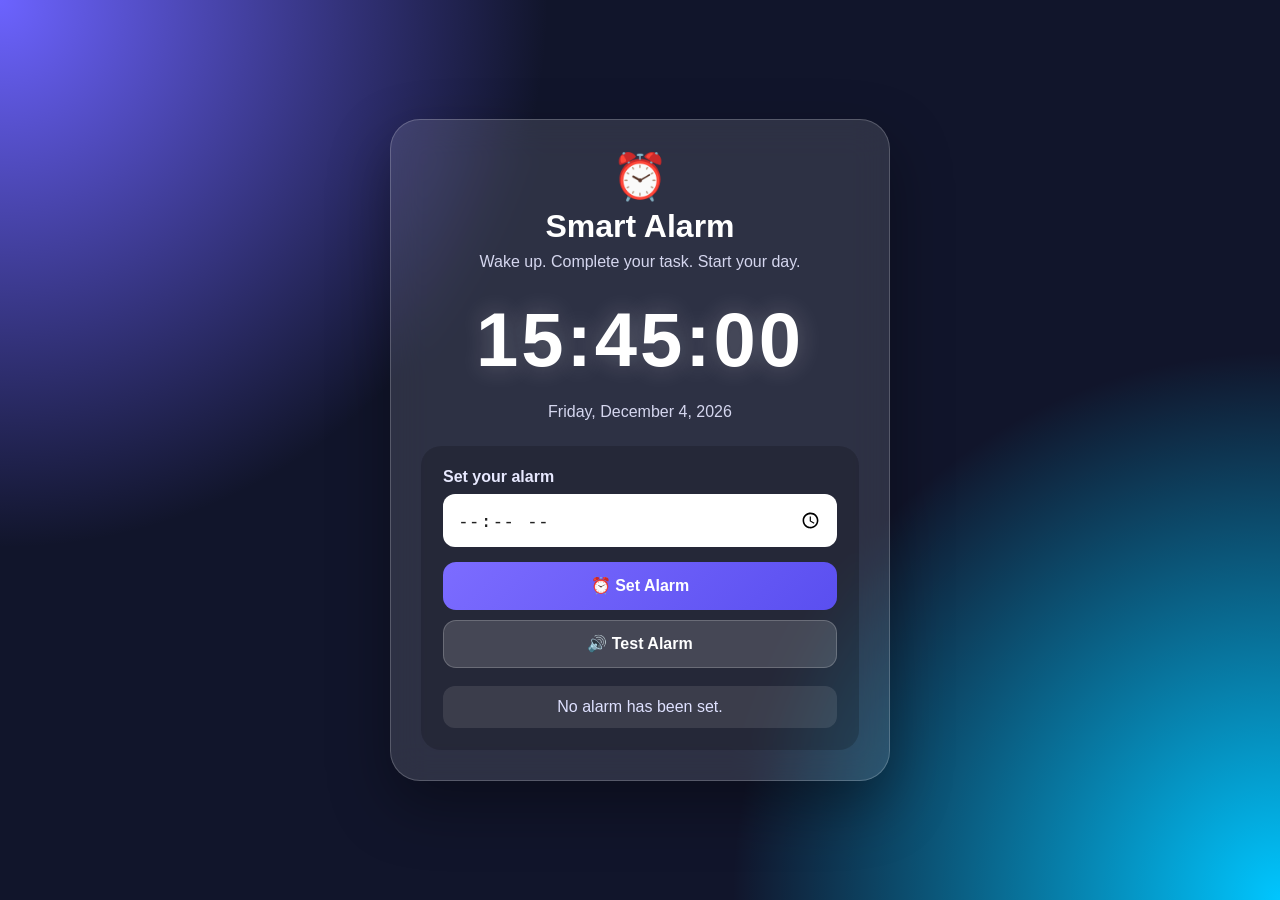
<file: queerwell/website.brain.html>
<!DOCTYPE html>
<html lang="en">

<head>
    <meta charset="UTF-8">
    <meta name="viewport" content="width=device-width, initial-scale=1.0">

    <title>Smart Alarm Clock</title>

    <style>
        * {
            box-sizing: border-box;
            margin: 0;
            padding: 0;
        }

        body {
            min-height: 100vh;
            font-family: Arial, sans-serif;
            display: flex;
            justify-content: center;
            align-items: center;
            padding: 20px;
            background:
                radial-gradient(circle at top left, #6c63ff, transparent 35%),
                radial-gradient(circle at bottom right, #00c6ff, transparent 35%),
                #11152b;
            color: white;
        }

        .app {
            width: 100%;
            max-width: 500px;
            background: rgba(255, 255, 255, 0.12);
            backdrop-filter: blur(18px);
            -webkit-backdrop-filter: blur(18px);
            border: 1px solid rgba(255, 255, 255, 0.2);
            border-radius: 30px;
            padding: 30px;
            box-shadow: 0 25px 60px rgba(0, 0, 0, 0.35);
            text-align: center;
        }

        .logo {
            font-size: 45px;
            margin-bottom: 5px;
        }

        h1 {
            font-size: 32px;
            margin-bottom: 8px;
        }

        .subtitle {
            color: #d5d7ef;
            margin-bottom: 25px;
        }

        .clock {
            font-size: clamp(48px, 15vw, 76px);
            font-weight: bold;
            letter-spacing: 3px;
            margin: 20px 0;
            text-shadow: 0 0 25px rgba(255, 255, 255, 0.25);
        }

        .date {
            color: #d5d7ef;
            margin-bottom: 25px;
        }

        .card {
            background: rgba(0, 0, 0, 0.18);
            border-radius: 20px;
            padding: 22px;
            margin-top: 20px;
        }

        label {
            display: block;
            text-align: left;
            margin-bottom: 8px;
            color: #e8e9ff;
            font-weight: bold;
        }

        input[type="time"],
        input[type="text"] {
            width: 100%;
            padding: 14px;
            border: none;
            border-radius: 12px;
            font-size: 18px;
            outline: none;
            margin-bottom: 15px;
            background: white;
            color: #222;
        }

        button {
            border: none;
            border-radius: 13px;
            padding: 13px 18px;
            font-size: 16px;
            font-weight: bold;
            cursor: pointer;
            transition: 0.2s ease;
            min-height: 48px;
        }

        button:hover {
            transform: translateY(-2px);
        }

        button:active {
            transform: scale(0.97);
        }

        .set-btn {
            width: 100%;
            background: linear-gradient(135deg, #7c6cff, #5a4ff0);
            color: white;
        }

        .test-btn {
            width: 100%;
            margin-top: 10px;
            background: rgba(255, 255, 255, 0.15);
            color: white;
            border: 1px solid rgba(255, 255, 255, 0.2);
        }

        .alarm-status {
            margin-top: 18px;
            padding: 12px;
            border-radius: 12px;
            background: rgba(255, 255, 255, 0.1);
            color: #dfe1ff;
        }

        .hidden {
            display: none !important;
        }

        /* Alarm screen */

        .alarm-panel {
            margin-top: 20px;
            padding: 25px;
            border-radius: 20px;
            background: rgba(255, 80, 100, 0.18);
            border: 1px solid rgba(255, 100, 120, 0.35);
        }

        .alarm-panel h2 {
            font-size: 30px;
            margin-bottom: 10px;
            animation: pulse 1s infinite;
        }

        @keyframes pulse {
            50% {
                transform: scale(1.05);
            }
        }

        .task-box {
            margin-top: 20px;
            text-align: left;
        }

        .task-question {
            background: rgba(0, 0, 0, 0.2);
            padding: 15px;
            border-radius: 12px;
            margin-bottom: 12px;
            line-height: 1.5;
        }

        .task-actions {
            display: grid;
            grid-template-columns: 1fr 1fr;
            gap: 10px;
        }

        .solve-btn {
            background: #20c997;
            color: white;
        }

        .snooze-btn {
            background: #ffb020;
            color: #242424;
        }

        .stop-btn {
            background: #ff4961;
            color: white;
        }

        .stop-btn:disabled {
            background: #777;
            cursor: not-allowed;
            transform: none;
            opacity: 0.6;
        }

        .snooze-countdown {
            margin-top: 15px;
            padding: 14px;
            border-radius: 12px;
            background: rgba(0, 0, 0, 0.2);
            color: #ffe28a;
            font-size: 20px;
            font-weight: bold;
        }

        .success {
            color: #65f2c1;
            margin-top: 12px;
            font-weight: bold;
        }

        @media (max-width: 450px) {
            .app {
                padding: 22px;
            }

            h1 {
                font-size: 27px;
            }

            .task-actions {
                grid-template-columns: 1fr;
            }
        }
    </style>
</head>

<body>

    <div class="app">

        <div class="logo">⏰</div>

        <h1>Smart Alarm</h1>

        <p class="subtitle">
            Wake up. Complete your task. Start your day.
        </p>

        <!-- Current time -->
        <div class="clock" id="currentTime">
            00:00:00
        </div>

        <div class="date" id="currentDate">
            Loading...
        </div>

        <!-- Alarm setup -->
        <div class="card">

            <label for="alarmTime">
                Set your alarm
            </label>

            <input type="time" id="alarmTime">

            <button class="set-btn" id="setAlarm">
                ⏰ Set Alarm
            </button>

            <button class="test-btn" id="testAlarm">
                🔊 Test Alarm
            </button>

            <div class="alarm-status" id="alarmStatus">
                No alarm has been set.
            </div>

        </div>


        <!-- Alarm panel -->
        <div class="alarm-panel hidden" id="alarmPanel">

            <h2>🔔 WAKE UP!</h2>

            <p>
                Your alarm is ringing.
            </p>

            <div class="task-box">

                <div class="task-question" id="taskQuestion">
                    Complete the task below to stop the alarm.
                </div>

                <input type="text" id="taskAnswer" placeholder="Enter your answer...">

                <div class="task-actions">

                    <button class="solve-btn" id="solveTask">
                        ✅ Complete Task
                    </button>

                    <button class="snooze-btn" id="snoozeAlarm">
                        😴 Snooze 5 min
                    </button>

                    <button class="stop-btn" id="stopAlarm" disabled>
                        🛑 Stop Alarm
                    </button>

                </div>

                <div class="success hidden" id="taskSuccess">
                    ✅ Task completed! You can now stop the alarm.
                </div>

                <div class="snooze-countdown hidden" id="snoozeCountdown">
                    😴 Snoozing...
                </div>

            </div>

        </div>

    </div>


    <script>

        /* =========================================
           VARIABLES
        ========================================= */

        let alarmTime = null;
        let alarmActive = false;
        let alarmRinging = false;
        let taskCompleted = false;

        let snoozeTimer = null;
        let alarmInterval = null;

        let audioContext = null;
        let oscillator = null;
        let gainNode = null;


        /* =========================================
           ELEMENTS
        ========================================= */

        const currentTimeElement =
            document.getElementById("currentTime");

        const currentDateElement =
            document.getElementById("currentDate");

        const alarmTimeInput =
            document.getElementById("alarmTime");

        const setAlarmButton =
            document.getElementById("setAlarm");

        const testAlarmButton =
            document.getElementById("testAlarm");

        const alarmStatus =
            document.getElementById("alarmStatus");

        const alarmPanel =
            document.getElementById("alarmPanel");

        const taskQuestion =
            document.getElementById("taskQuestion");

        const taskAnswer =
            document.getElementById("taskAnswer");

        const solveTaskButton =
            document.getElementById("solveTask");

        const stopAlarmButton =
            document.getElementById("stopAlarm");

        const snoozeButton =
            document.getElementById("snoozeAlarm");

        const taskSuccess =
            document.getElementById("taskSuccess");

        const snoozeCountdown =
            document.getElementById("snoozeCountdown");


        /* =========================================
           CURRENT CLOCK
        ========================================= */

        function updateClock() {

            const now = new Date();

            let hours = now.getHours();
            let minutes = now.getMinutes();
            let seconds = now.getSeconds();

            hours = String(hours).padStart(2, "0");
            minutes = String(minutes).padStart(2, "0");
            seconds = String(seconds).padStart(2, "0");

            currentTimeElement.textContent =
                `${hours}:${minutes}:${seconds}`;

            currentDateElement.textContent =
                now.toLocaleDateString(undefined, {
                    weekday: "long",
                    year: "numeric",
                    month: "long",
                    day: "numeric"
                });

            checkAlarm(now);
        }

        setInterval(updateClock, 1000);

        updateClock();


        /* =========================================
           SET ALARM
        ========================================= */

        setAlarmButton.addEventListener("click", function () {

            const selectedTime = alarmTimeInput.value;

            if (!selectedTime) {

                alarmStatus.textContent =
                    "⚠️ Please select a time first.";

                return;
            }

            alarmTime = selectedTime;
            alarmActive = true;

            alarmStatus.textContent =
                `⏰ Alarm set for ${formatTime(selectedTime)}`;

            alarmStatus.style.color = "#65f2c1";

        });


        /* =========================================
           FORMAT TIME
        ========================================= */

        function formatTime(time) {

            const [hours, minutes] = time.split(":");

            const date = new Date();

            date.setHours(
                Number(hours),
                Number(minutes),
                0
            );

            return date.toLocaleTimeString([], {
                hour: "numeric",
                minute: "2-digit"
            });
        }


        /* =========================================
           CHECK ALARM
        ========================================= */

        function checkAlarm(now) {

            if (!alarmActive || alarmRinging) {
                return;
            }

            const hours =
                String(now.getHours()).padStart(2, "0");

            const minutes =
                String(now.getMinutes()).padStart(2, "0");

            const current =
                `${hours}:${minutes}`;

            if (current === alarmTime && now.getSeconds() === 0) {

                startAlarm();

            }
        }


        /* =========================================
           START ALARM
        ========================================= */

        function startAlarm() {

            alarmRinging = true;
            taskCompleted = false;

            alarmPanel.classList.remove("hidden");

            taskAnswer.value = "";

            taskSuccess.classList.add("hidden");

            stopAlarmButton.disabled = true;

            createTask();

            startAlarmSound();

            alarmStatus.textContent =
                "🔔 Alarm is ringing!";

        }


        /* =========================================
           CREATE SIMPLE TASK
           User must solve this task before stopping.
        ========================================= */

        function createTask() {

            const number1 =
                Math.floor(Math.random() * 9) + 1;

            const number2 =
                Math.floor(Math.random() * 9) + 1;

            const answer =
                number1 + number2;

            taskQuestion.dataset.answer = answer;

            taskQuestion.innerHTML =
                `🧠 Wake-up challenge:<br>
             What is <strong>${number1} + ${number2}</strong>?`;

        }


        /* =========================================
           CHECK TASK
        ========================================= */

        solveTaskButton.addEventListener("click", function () {

            const userAnswer =
                taskAnswer.value.trim();

            const correctAnswer =
                taskQuestion.dataset.answer;

            if (
                userAnswer !== "" &&
                Number(userAnswer) === Number(correctAnswer)
            ) {

                taskCompleted = true;

                stopAlarmButton.disabled = false;

                taskSuccess.classList.remove("hidden");

                stopAlarmSound();

            } else {

                taskSuccess.classList.add("hidden");

                taskQuestion.innerHTML +=
                    `<br><span style="color:#ff8d9c;">
                ❌ Incorrect. Try again!
                </span>`;

            }

        });


        /* =========================================
           STOP ALARM
           Only works after completing task.
        ========================================= */

        stopAlarmButton.addEventListener("click", function () {

            if (!taskCompleted) {

                alert(
                    "Please complete the task before stopping the alarm."
                );

                return;
            }

            stopEverything();

            alarmStatus.textContent =
                "✅ Alarm stopped. Have a great day!";

        });


        /* =========================================
           SNOOZE
           5 MINUTES
        ========================================= */

        snoozeButton.addEventListener("click", function () {

            if (!alarmRinging) {
                return;
            }

            stopAlarmSound();

            alarmRinging = false;

            alarmPanel.classList.add("hidden");

            snoozeCountdown.classList.remove("hidden");

            let remaining =
                5 * 60;

            snoozeCountdown.classList.remove("hidden");

            alarmStatus.textContent =
                "😴 Alarm snoozed for 5 minutes.";

            if (snoozeTimer) {
                clearInterval(snoozeTimer);
            }

            snoozeTimer = setInterval(function () {

                const minutes =
                    Math.floor(remaining / 60);

                const seconds =
                    remaining % 60;

                snoozeCountdown.textContent =
                    `😴 Snooze: ${minutes}:${String(seconds).padStart(2, "0")}`;

                remaining--;

                if (remaining < 0) {

                    clearInterval(snoozeTimer);

                    snoozeCountdown.classList.add("hidden");

                    startAlarm();

                }

            }, 1000);

        });


        /* =========================================
           ALARM SOUND
        ========================================= */

        function startAlarmSound() {

            stopAlarmSound();

            try {

                audioContext =
                    new (
                        window.AudioContext ||
                        window.webkitAudioContext
                    )();

                oscillator =
                    audioContext.createOscillator();

                gainNode =
                    audioContext.createGain();

                oscillator.type = "square";

                oscillator.frequency.value = 800;

                gainNode.gain.value = 0.15;

                oscillator.connect(gainNode);

                gainNode.connect(audioContext.destination);

                oscillator.start();

                alarmInterval = setInterval(function () {

                    if (!oscillator || !audioContext) {
                        return;
                    }

                    oscillator.frequency.value =
                        oscillator.frequency.value === 800
                            ? 1100
                            : 800;

                }, 500);

            } catch (error) {

                console.log(
                    "Audio could not be started:",
                    error
                );

            }

        }


        /* =========================================
           STOP SOUND
        ========================================= */

        function stopAlarmSound() {

            if (alarmInterval) {

                clearInterval(alarmInterval);

                alarmInterval = null;

            }

            if (oscillator) {

                try {
                    oscillator.stop();
                } catch (error) { }

                oscillator.disconnect();
                oscillator = null;
            }

            if (gainNode) {

                gainNode.disconnect();
                gainNode = null;

            }

            if (audioContext) {

                audioContext.close();

                audioContext = null;

            }

        }


        /* =========================================
           STOP EVERYTHING
        ========================================= */

        function stopEverything() {

            stopAlarmSound();

            alarmRinging = false;
            alarmActive = false;
            taskCompleted = false;

            alarmPanel.classList.add("hidden");

            alarmTimeInput.value = "";

            if (snoozeTimer) {

                clearInterval(snoozeTimer);

                snoozeTimer = null;

            }

            snoozeCountdown.classList.add("hidden");

        }


        /* =========================================
           TEST ALARM
        ========================================= */

        testAlarmButton.addEventListener("click", function () {

            startAlarm();

        });


        /* =========================================
           ENTER KEY
        ========================================= */

        taskAnswer.addEventListener("keydown", function (event) {

            if (event.key === "Enter") {

                solveTaskButton.click();

            }

        });

    </script>

</body>

</html>
</file>
